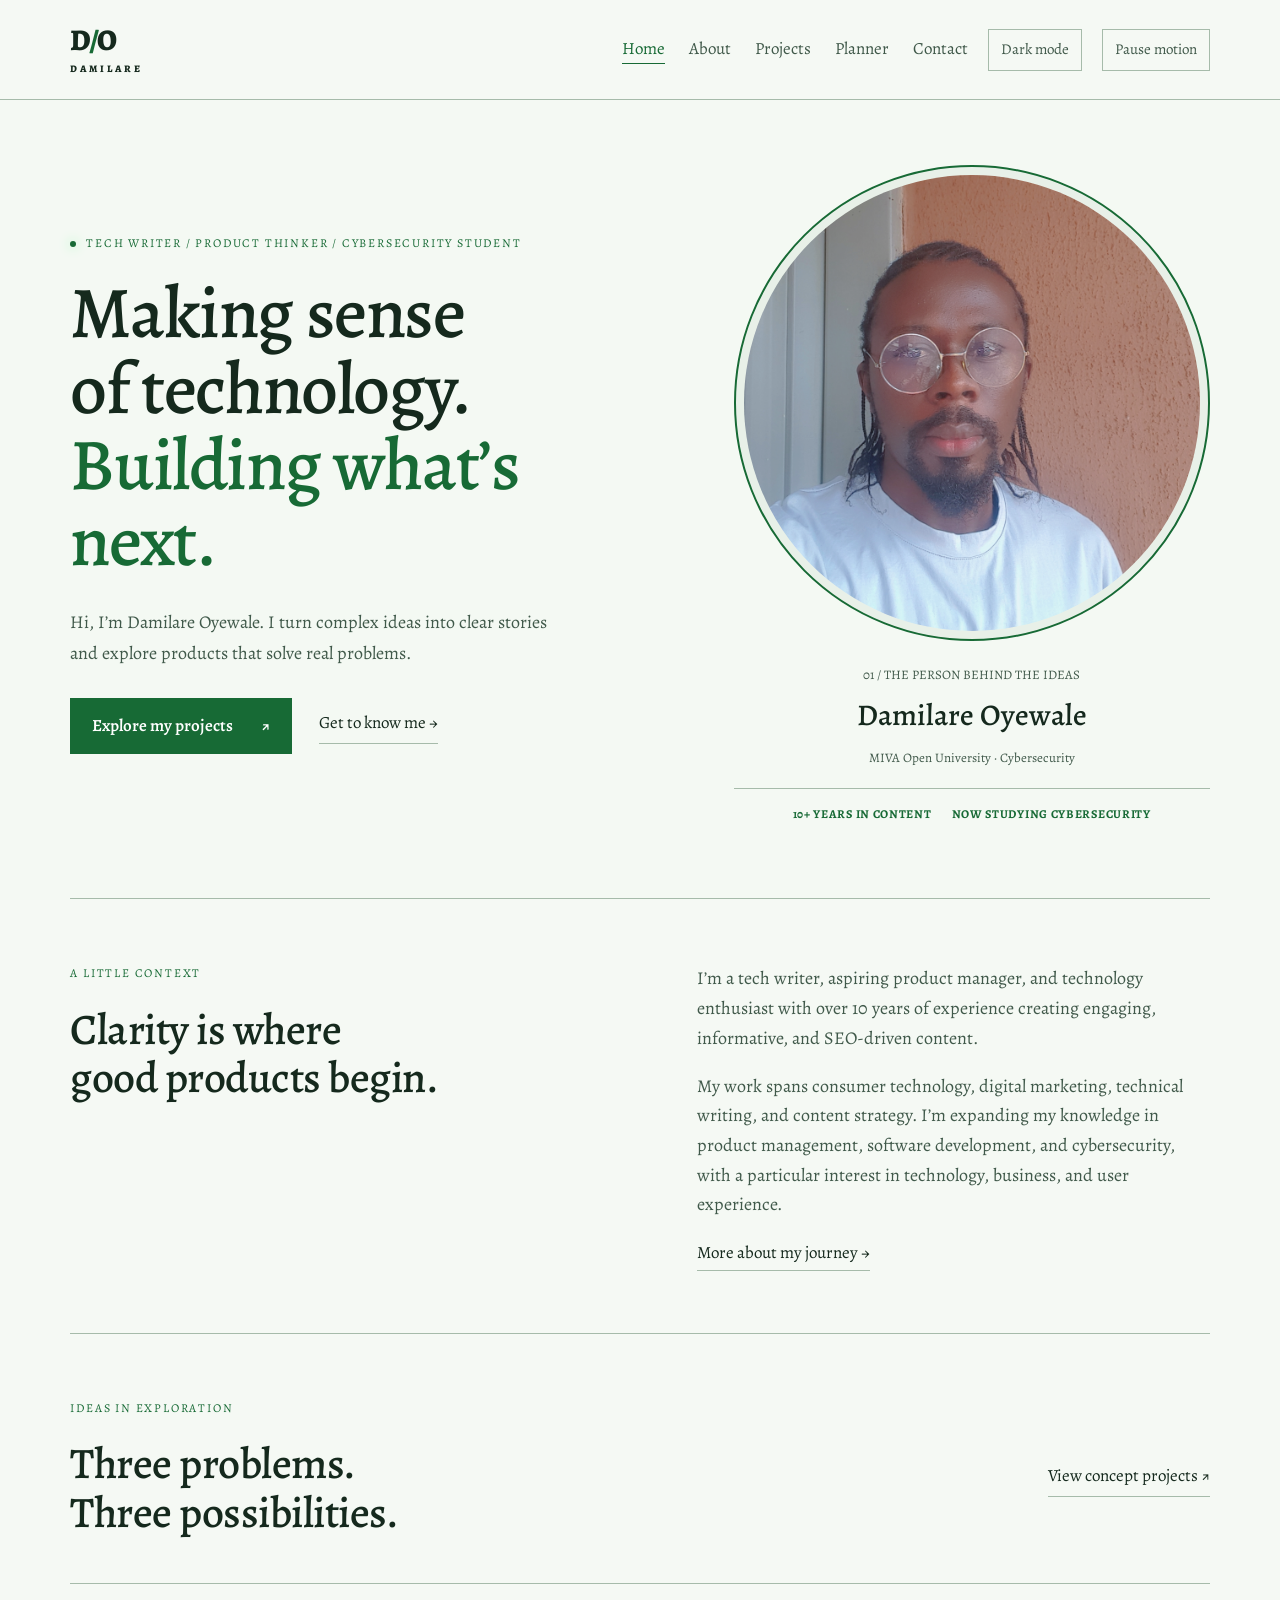
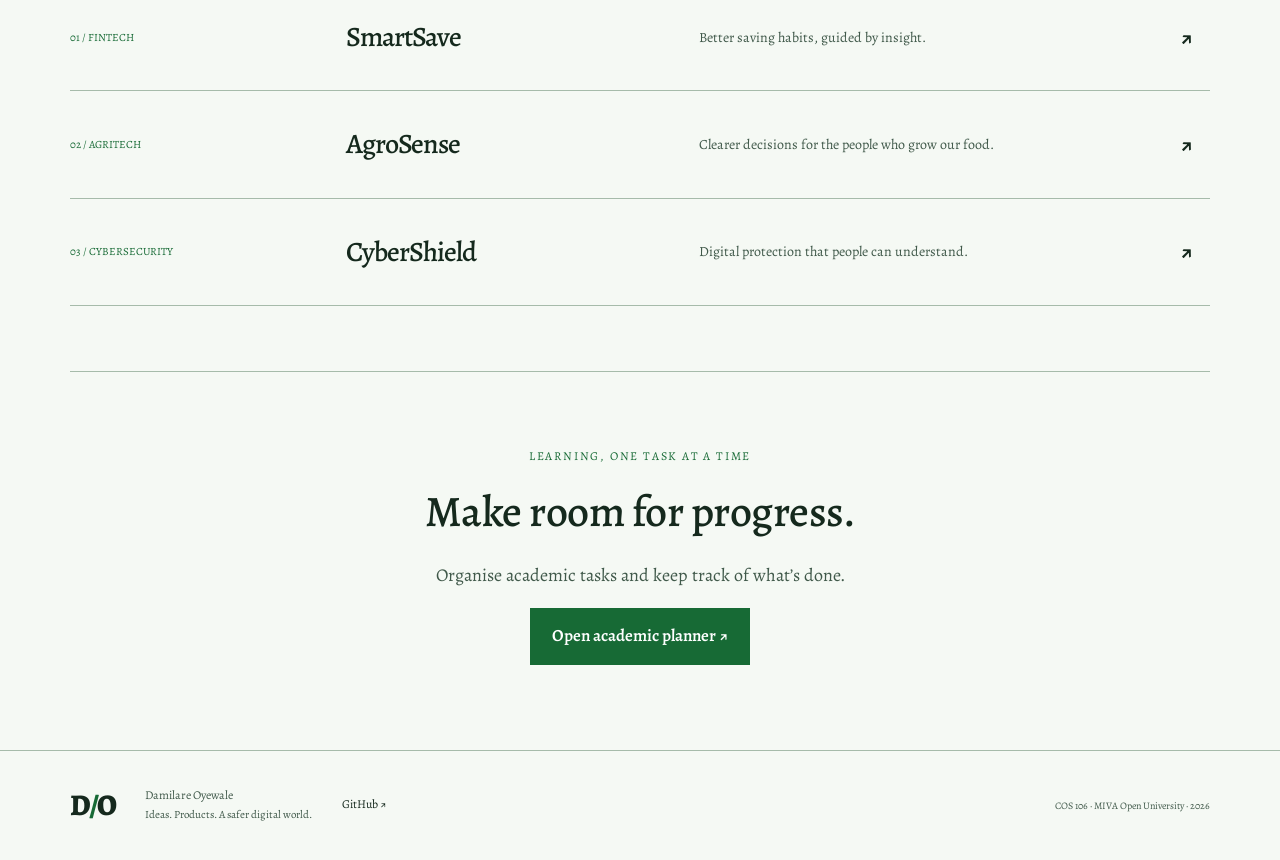
<file: index.html>
<!doctype html>
<html lang="en"><head><meta charset="utf-8"><meta name="viewport" content="width=device-width, initial-scale=1"><meta name="description" content="Damilare Oyewale: tech writer, aspiring product manager and Cybersecurity student at MIVA Open University."><title>Home | Damilare Oyewale</title><script src="assets/theme.js"></script><link rel="stylesheet" href="assets/style.css"><script src="assets/app.js" defer></script></head>
<body><a class="skip" href="#main">Skip to content</a><canvas id="matrix" aria-hidden="true"></canvas><div class="boot" aria-hidden="true"><span>DO / SYSTEM ONLINE<span class="cursor">_</span></span></div>
<header class="site-header"><a class="brand" href="index.html" aria-label="Damilare Oyewale home">D<span class="accent">/</span>O<span class="brand-caption">DAMILARE</span></a><button class="menu-button" aria-expanded="false" aria-controls="navigation">Menu +</button><nav id="navigation" aria-label="Main navigation"><a href="index.html" aria-current=page>Home</a><a href="about.html" >About</a><a href="projects.html" >Projects</a><a href="planner.html" >Planner</a><a href="contact.html" >Contact</a></nav><button id="theme-toggle" class="motion" aria-label="Dark mode" aria-pressed="true">Light mode</button><button id="motion-toggle" class="motion" aria-pressed="false">Pause motion</button></header>
<main id="main"><section class="hero"><div class="hero-copy"><p class="eyebrow"><span class="status-dot"></span> TECH WRITER / PRODUCT THINKER / CYBERSECURITY STUDENT</p><h1>Making sense<br>of technology.<br><em>Building what’s<br>next.</em></h1><p class="intro">Hi, I’m Damilare Oyewale. I turn complex ideas into clear stories and explore products that solve real problems.</p><div class="actions"><a class="button" href="projects.html">Explore my projects <span>↗</span></a><a class="text-link" href="about.html">Get to know me →</a></div></div><figure class="portrait"><div class="portrait-image"><img src="assets/damilare.jpg" alt="Portrait of Damilare Oyewale wearing glasses" fetchpriority="high"></div><figcaption><span>01 / THE PERSON BEHIND THE IDEAS</span><strong>Damilare Oyewale</strong><span>MIVA Open University · Cybersecurity</span><div class="hero-foot"><span>10+ YEARS IN CONTENT</span><span>NOW STUDYING CYBERSECURITY</span></div></figcaption></figure></section>
<section class="section split"><div><p class="eyebrow">A LITTLE CONTEXT</p><h2>Clarity is where<br>good products begin.</h2></div><div><p>I’m a tech writer, aspiring product manager, and technology enthusiast with over 10 years of experience creating engaging, informative, and SEO-driven content.</p><p>My work spans consumer technology, digital marketing, technical writing, and content strategy. I’m expanding my knowledge in product management, software development, and cybersecurity, with a particular interest in technology, business, and user experience.</p><a class="text-link" href="about.html">More about my journey →</a></div></section>
<section class="section"><div class="section-heading"><div><p class="eyebrow">IDEAS IN EXPLORATION</p><h2>Three problems.<br>Three possibilities.</h2></div><a class="text-link" href="projects.html">View concept projects ↗</a></div><div class="project-index"><a href="projects.html#smartsave"><span>01 / FINTECH</span><h3>SmartSave</h3><p>Better saving habits, guided by insight.</p><b>↗</b></a><a href="projects.html#agrosense"><span>02 / AGRITECH</span><h3>AgroSense</h3><p>Clearer decisions for the people who grow our food.</p><b>↗</b></a><a href="projects.html#cybershield"><span>03 / CYBERSECURITY</span><h3>CyberShield</h3><p>Digital protection that people can understand.</p><b>↗</b></a></div></section>
<section class="section callout"><p class="eyebrow">LEARNING, ONE TASK AT A TIME</p><h2>Make room for progress.</h2><p>Organise academic tasks and keep track of what’s done.</p><a class="button" href="planner.html">Open academic planner ↗</a></section></main><footer><a class="brand" href="index.html">D<span class="accent">/</span>O</a><p>Damilare Oyewale<br><span>Ideas. Products. A safer digital world.</span></p><a href="https://github.com/damioye8">GitHub ↗</a><span class="footer-note">COS 106 · MIVA Open University · 2026</span></footer></body></html>
</file>
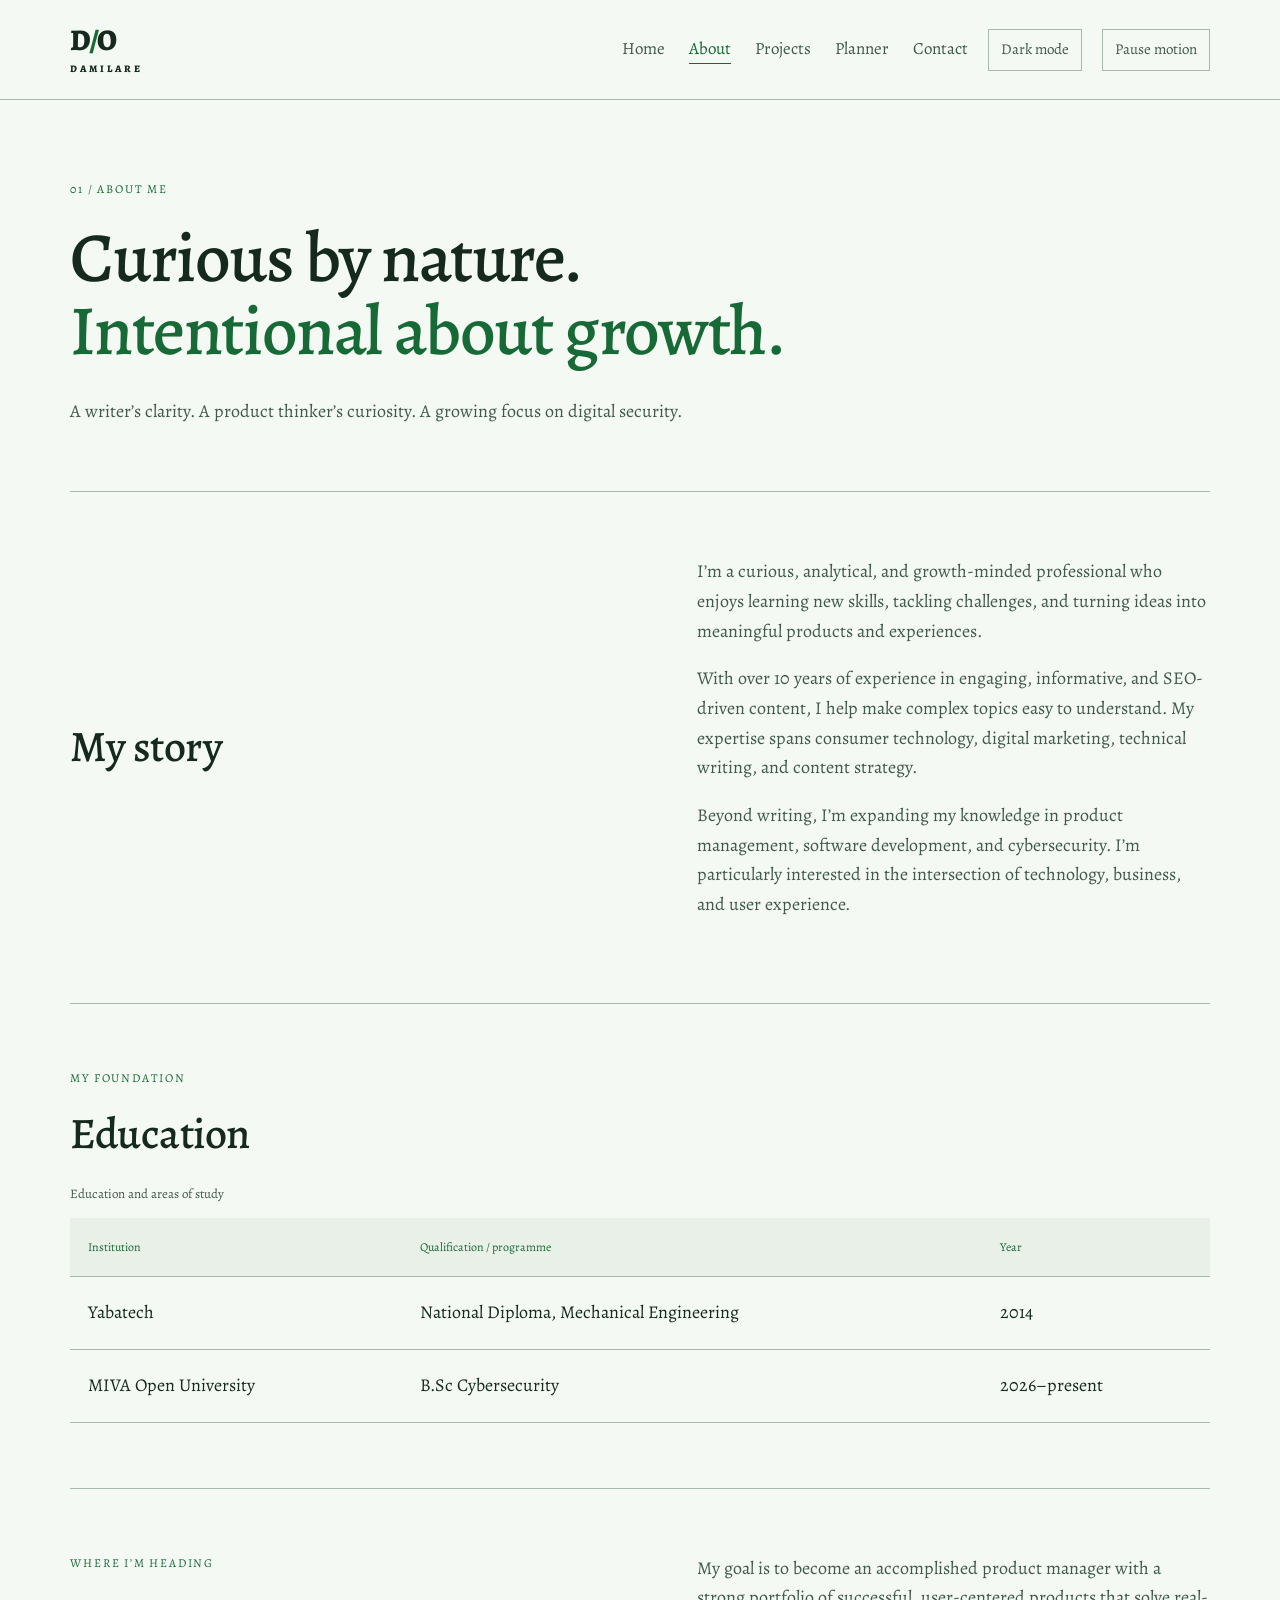
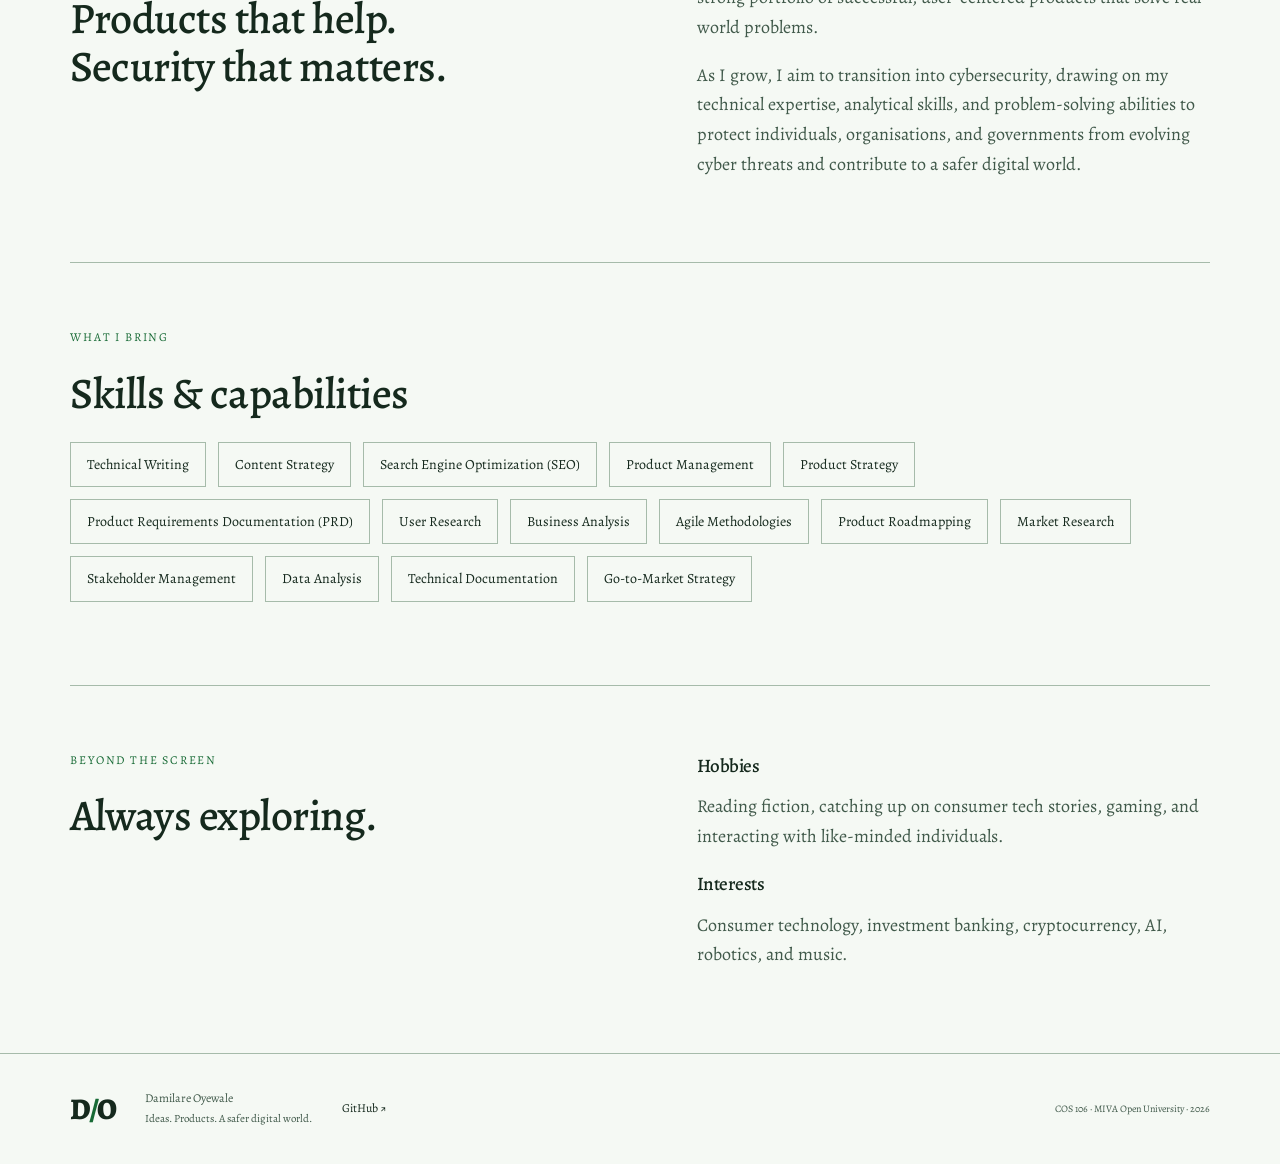
<file: about.html>
<!doctype html>
<html lang="en"><head><meta charset="utf-8"><meta name="viewport" content="width=device-width, initial-scale=1"><meta name="description" content="Damilare Oyewale: tech writer, aspiring product manager and Cybersecurity student at MIVA Open University."><title>About me | Damilare Oyewale</title><script src="assets/theme.js"></script><link rel="stylesheet" href="assets/style.css"><script src="assets/app.js" defer></script></head>
<body><a class="skip" href="#main">Skip to content</a><canvas id="matrix" aria-hidden="true"></canvas><div class="boot" aria-hidden="true"><span>DO / SYSTEM ONLINE<span class="cursor">_</span></span></div>
<header class="site-header"><a class="brand" href="index.html" aria-label="Damilare Oyewale home">D<span class="accent">/</span>O<span class="brand-caption">DAMILARE</span></a><button class="menu-button" aria-expanded="false" aria-controls="navigation">Menu +</button><nav id="navigation" aria-label="Main navigation"><a href="index.html" >Home</a><a href="about.html" aria-current=page>About</a><a href="projects.html" >Projects</a><a href="planner.html" >Planner</a><a href="contact.html" >Contact</a></nav><button id="theme-toggle" class="motion" aria-label="Dark mode" aria-pressed="true">Light mode</button><button id="motion-toggle" class="motion" aria-pressed="false">Pause motion</button></header>
<main id="main"><section class="page-heading"><p class="eyebrow">01 / ABOUT ME</p><h1>Curious by nature.<br><em>Intentional about growth.</em></h1><p class="intro">A writer’s clarity. A product thinker’s curiosity. A growing focus on digital security.</p></section><section class="section split story-section"><h2>My story</h2><div><p>I’m a curious, analytical, and growth-minded professional who enjoys learning new skills, tackling challenges, and turning ideas into meaningful products and experiences.</p><p>With over 10 years of experience in engaging, informative, and SEO-driven content, I help make complex topics easy to understand. My expertise spans consumer technology, digital marketing, technical writing, and content strategy.</p><p>Beyond writing, I’m expanding my knowledge in product management, software development, and cybersecurity. I’m particularly interested in the intersection of technology, business, and user experience.</p></div></section><section class="section"><p class="eyebrow">MY FOUNDATION</p><h2>Education</h2><div class="table-wrap"><table><caption>Education and areas of study</caption><thead><tr><th scope="col">Institution</th><th scope="col">Qualification / programme</th><th scope="col">Year</th></tr></thead><tbody><tr><td>Yabatech</td><td>National Diploma, Mechanical Engineering</td><td>2014</td></tr><tr><td>MIVA Open University</td><td>B.Sc Cybersecurity</td><td>2026–present</td></tr></tbody></table></div></section><section class="section split"><div><p class="eyebrow">WHERE I’M HEADING</p><h2>Products that help.<br>Security that matters.</h2></div><div><p>My goal is to become an accomplished product manager with a strong portfolio of successful, user-centered products that solve real-world problems.</p><p>As I grow, I aim to transition into cybersecurity, drawing on my technical expertise, analytical skills, and problem-solving abilities to protect individuals, organisations, and governments from evolving cyber threats and contribute to a safer digital world.</p></div></section><section class="section"><p class="eyebrow">WHAT I BRING</p><h2>Skills & capabilities</h2><ul class="skills"><li>Technical Writing</li><li>Content Strategy</li><li>Search Engine Optimization (SEO)</li><li>Product Management</li><li>Product Strategy</li><li>Product Requirements Documentation (PRD)</li><li>User Research</li><li>Business Analysis</li><li>Agile Methodologies</li><li>Product Roadmapping</li><li>Market Research</li><li>Stakeholder Management</li><li>Data Analysis</li><li>Technical Documentation</li><li>Go-to-Market Strategy</li></ul></section><section class="section split"><div><p class="eyebrow">BEYOND THE SCREEN</p><h2>Always exploring.</h2></div><div><h3>Hobbies</h3><p>Reading fiction, catching up on consumer tech stories, gaming, and interacting with like-minded individuals.</p><h3>Interests</h3><p>Consumer technology, investment banking, cryptocurrency, AI, robotics, and music.</p></div></section></main><footer><a class="brand" href="index.html">D<span class="accent">/</span>O</a><p>Damilare Oyewale<br><span>Ideas. Products. A safer digital world.</span></p><a href="https://github.com/damioye8">GitHub ↗</a><span class="footer-note">COS 106 · MIVA Open University · 2026</span></footer></body></html>
</file>
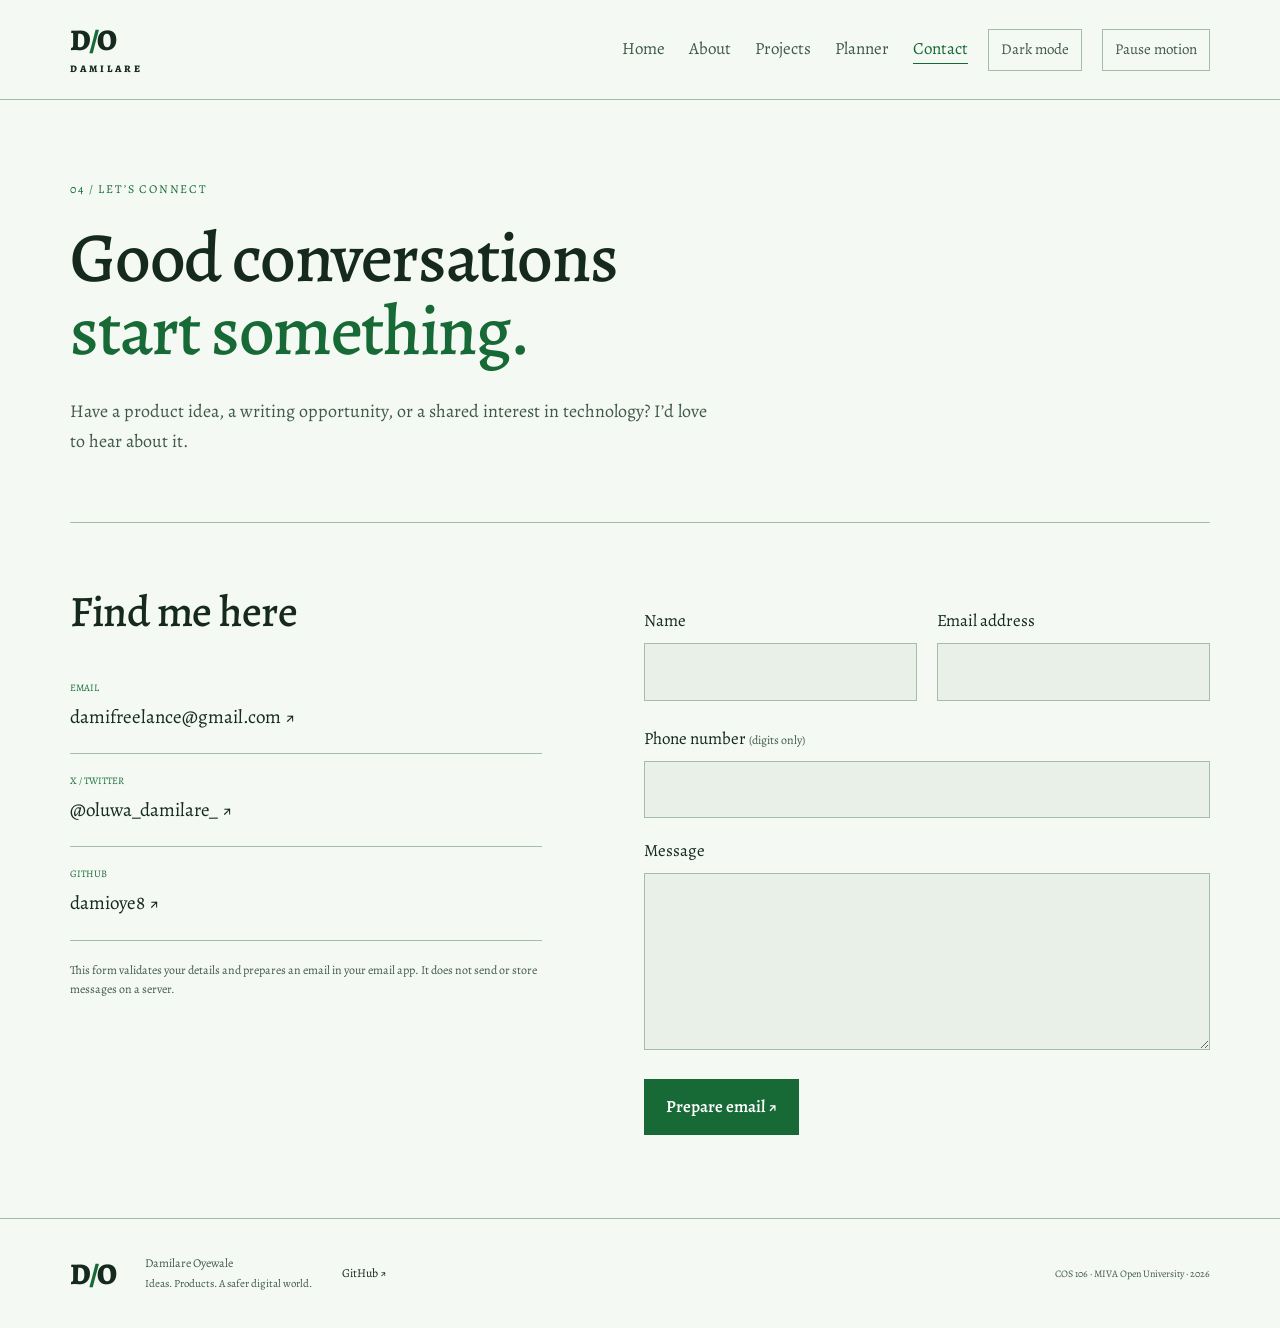
<file: contact.html>
<!doctype html>
<html lang="en"><head><meta charset="utf-8"><meta name="viewport" content="width=device-width, initial-scale=1"><meta name="description" content="Damilare Oyewale: tech writer, aspiring product manager and Cybersecurity student at MIVA Open University."><title>Contact | Damilare Oyewale</title><script src="assets/theme.js"></script><link rel="stylesheet" href="assets/style.css"><script src="assets/app.js" defer></script></head>
<body><a class="skip" href="#main">Skip to content</a><canvas id="matrix" aria-hidden="true"></canvas><div class="boot" aria-hidden="true"><span>DO / SYSTEM ONLINE<span class="cursor">_</span></span></div>
<header class="site-header"><a class="brand" href="index.html" aria-label="Damilare Oyewale home">D<span class="accent">/</span>O<span class="brand-caption">DAMILARE</span></a><button class="menu-button" aria-expanded="false" aria-controls="navigation">Menu +</button><nav id="navigation" aria-label="Main navigation"><a href="index.html" >Home</a><a href="about.html" >About</a><a href="projects.html" >Projects</a><a href="planner.html" >Planner</a><a href="contact.html" aria-current=page>Contact</a></nav><button id="theme-toggle" class="motion" aria-label="Dark mode" aria-pressed="true">Light mode</button><button id="motion-toggle" class="motion" aria-pressed="false">Pause motion</button></header>
<main id="main"><section class="page-heading"><p class="eyebrow">04 / LET’S CONNECT</p><h1>Good conversations<br><em>start something.</em></h1><p class="intro">Have a product idea, a writing opportunity, or a shared interest in technology? I’d love to hear about it.</p></section><section class="section contact-layout"><div><h2>Find me here</h2><div class="contact-link"><span>EMAIL</span><a href="mailto:damifreelance@gmail.com">damifreelance@gmail.com ↗</a></div><div class="contact-link"><span>X / TWITTER</span><a href="https://x.com/oluwa_damilare_">@oluwa_damilare_ ↗</a></div><div class="contact-link"><span>GITHUB</span><a href="https://github.com/damioye8">damioye8 ↗</a></div><p class="small">This form validates your details and prepares an email in your email app. It does not send or store messages on a server.</p></div><form id="contact-form" novalidate><div class="form-grid"><div><label for="name">Name</label><input id="name" name="name" autocomplete="name" required maxlength="100" aria-describedby="name-error"><span class="error" id="name-error" aria-live="polite"></span></div><div><label for="email">Email address</label><input id="email" name="email" type="email" autocomplete="email" required maxlength="254" aria-describedby="email-error"><span class="error" id="email-error" aria-live="polite"></span></div></div><label for="phone">Phone number <span>(digits only)</span></label><input id="phone" name="phone" type="tel" inputmode="numeric" pattern="[0-9]+" autocomplete="tel" required maxlength="20" aria-describedby="phone-error"><span class="error" id="phone-error" aria-live="polite"></span><label for="message">Message</label><textarea id="message" name="message" rows="5" required maxlength="1500" aria-describedby="message-error"></textarea><span class="error" id="message-error" aria-live="polite"></span><button class="button" type="submit">Prepare email ↗</button><p id="contact-status" role="status" aria-live="polite"></p><a id="email-draft" class="text-link" hidden>Open email app →</a></form></section><noscript><p>Enable JavaScript for form validation, or use the email link above.</p></noscript></main><footer><a class="brand" href="index.html">D<span class="accent">/</span>O</a><p>Damilare Oyewale<br><span>Ideas. Products. A safer digital world.</span></p><a href="https://github.com/damioye8">GitHub ↗</a><span class="footer-note">COS 106 · MIVA Open University · 2026</span></footer></body></html>
</file>
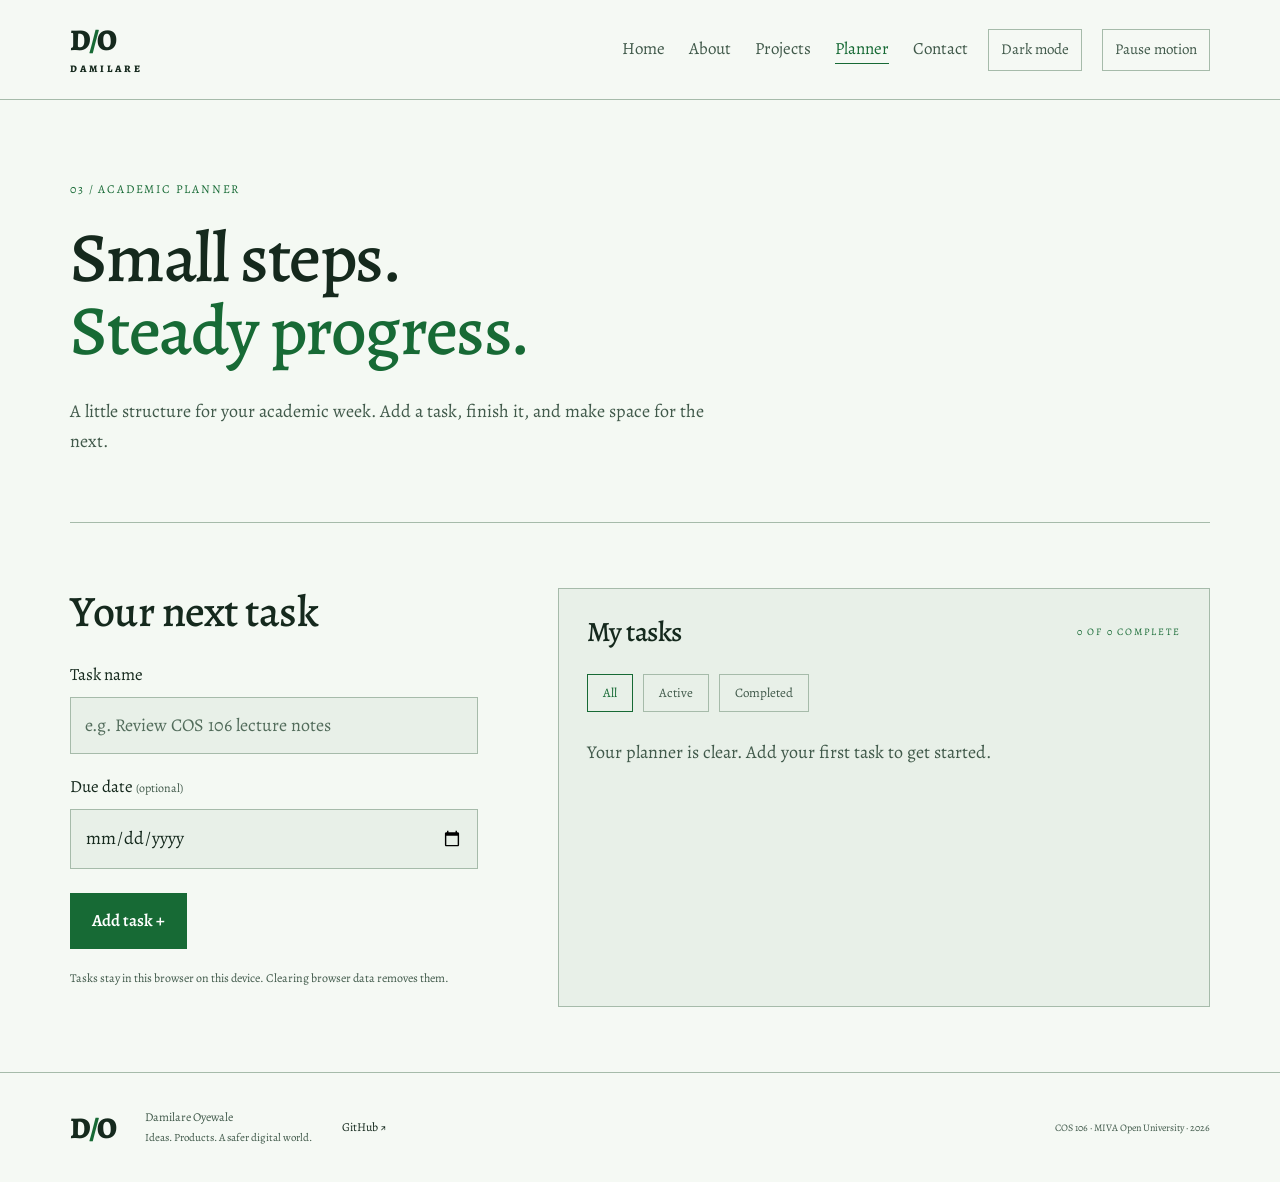
<file: planner.html>
<!doctype html>
<html lang="en"><head><meta charset="utf-8"><meta name="viewport" content="width=device-width, initial-scale=1"><meta name="description" content="Damilare Oyewale: tech writer, aspiring product manager and Cybersecurity student at MIVA Open University."><title>Academic planner | Damilare Oyewale</title><script src="assets/theme.js"></script><link rel="stylesheet" href="assets/style.css"><script src="assets/app.js" defer></script></head>
<body><a class="skip" href="#main">Skip to content</a><canvas id="matrix" aria-hidden="true"></canvas><div class="boot" aria-hidden="true"><span>DO / SYSTEM ONLINE<span class="cursor">_</span></span></div>
<header class="site-header"><a class="brand" href="index.html" aria-label="Damilare Oyewale home">D<span class="accent">/</span>O<span class="brand-caption">DAMILARE</span></a><button class="menu-button" aria-expanded="false" aria-controls="navigation">Menu +</button><nav id="navigation" aria-label="Main navigation"><a href="index.html" >Home</a><a href="about.html" >About</a><a href="projects.html" >Projects</a><a href="planner.html" aria-current=page>Planner</a><a href="contact.html" >Contact</a></nav><button id="theme-toggle" class="motion" aria-label="Dark mode" aria-pressed="true">Light mode</button><button id="motion-toggle" class="motion" aria-pressed="false">Pause motion</button></header>
<main id="main"><section class="page-heading"><p class="eyebrow">03 / ACADEMIC PLANNER</p><h1>Small steps.<br><em>Steady progress.</em></h1><p class="intro">A little structure for your academic week. Add a task, finish it, and make space for the next.</p></section><section class="section planner-layout"><div><h2>Your next task</h2><form id="task-form"><label for="task-title">Task name</label><input id="task-title" name="title" maxlength="160" required placeholder="e.g. Review COS 106 lecture notes"><label for="task-date">Due date <span>(optional)</span></label><input id="task-date" name="date" type="date"><button class="button" type="submit">Add task +</button></form><p class="small">Tasks stay in this browser on this device. Clearing browser data removes them.</p><p id="storage-warning" role="status"></p></div><div class="task-panel"><div class="section-heading"><h2>My tasks</h2><span id="task-count" class="eyebrow">0 OF 0 COMPLETE</span></div><div class="filters" role="group" aria-label="Filter tasks"><button data-filter="all" aria-pressed="true">All</button><button data-filter="active" aria-pressed="false">Active</button><button data-filter="completed" aria-pressed="false">Completed</button></div><ul id="task-list" class="task-list"></ul><p id="task-empty">Your planner is clear. Add your first task to get started.</p><p id="task-status" class="small" role="status" aria-live="polite"></p></div></section><noscript><p>Enable JavaScript to use the academic planner.</p></noscript></main><footer><a class="brand" href="index.html">D<span class="accent">/</span>O</a><p>Damilare Oyewale<br><span>Ideas. Products. A safer digital world.</span></p><a href="https://github.com/damioye8">GitHub ↗</a><span class="footer-note">COS 106 · MIVA Open University · 2026</span></footer></body></html>
</file>
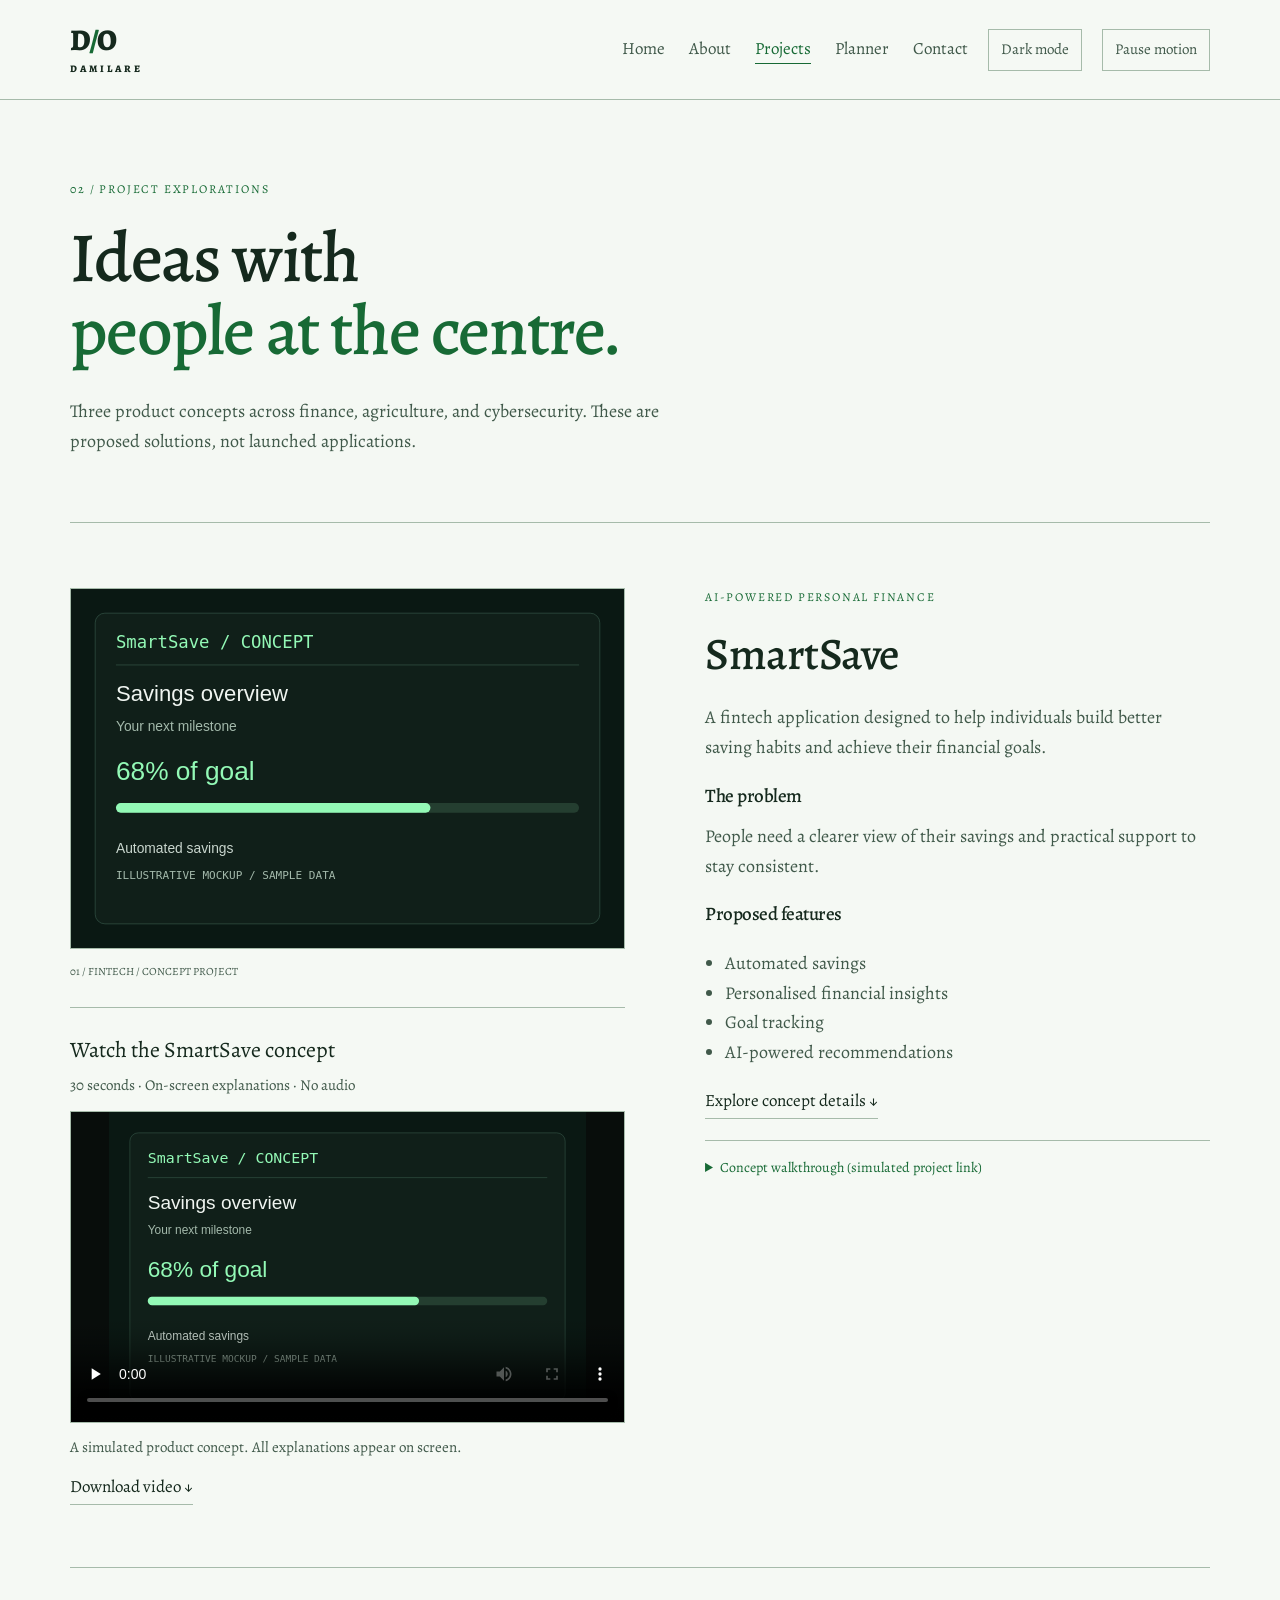
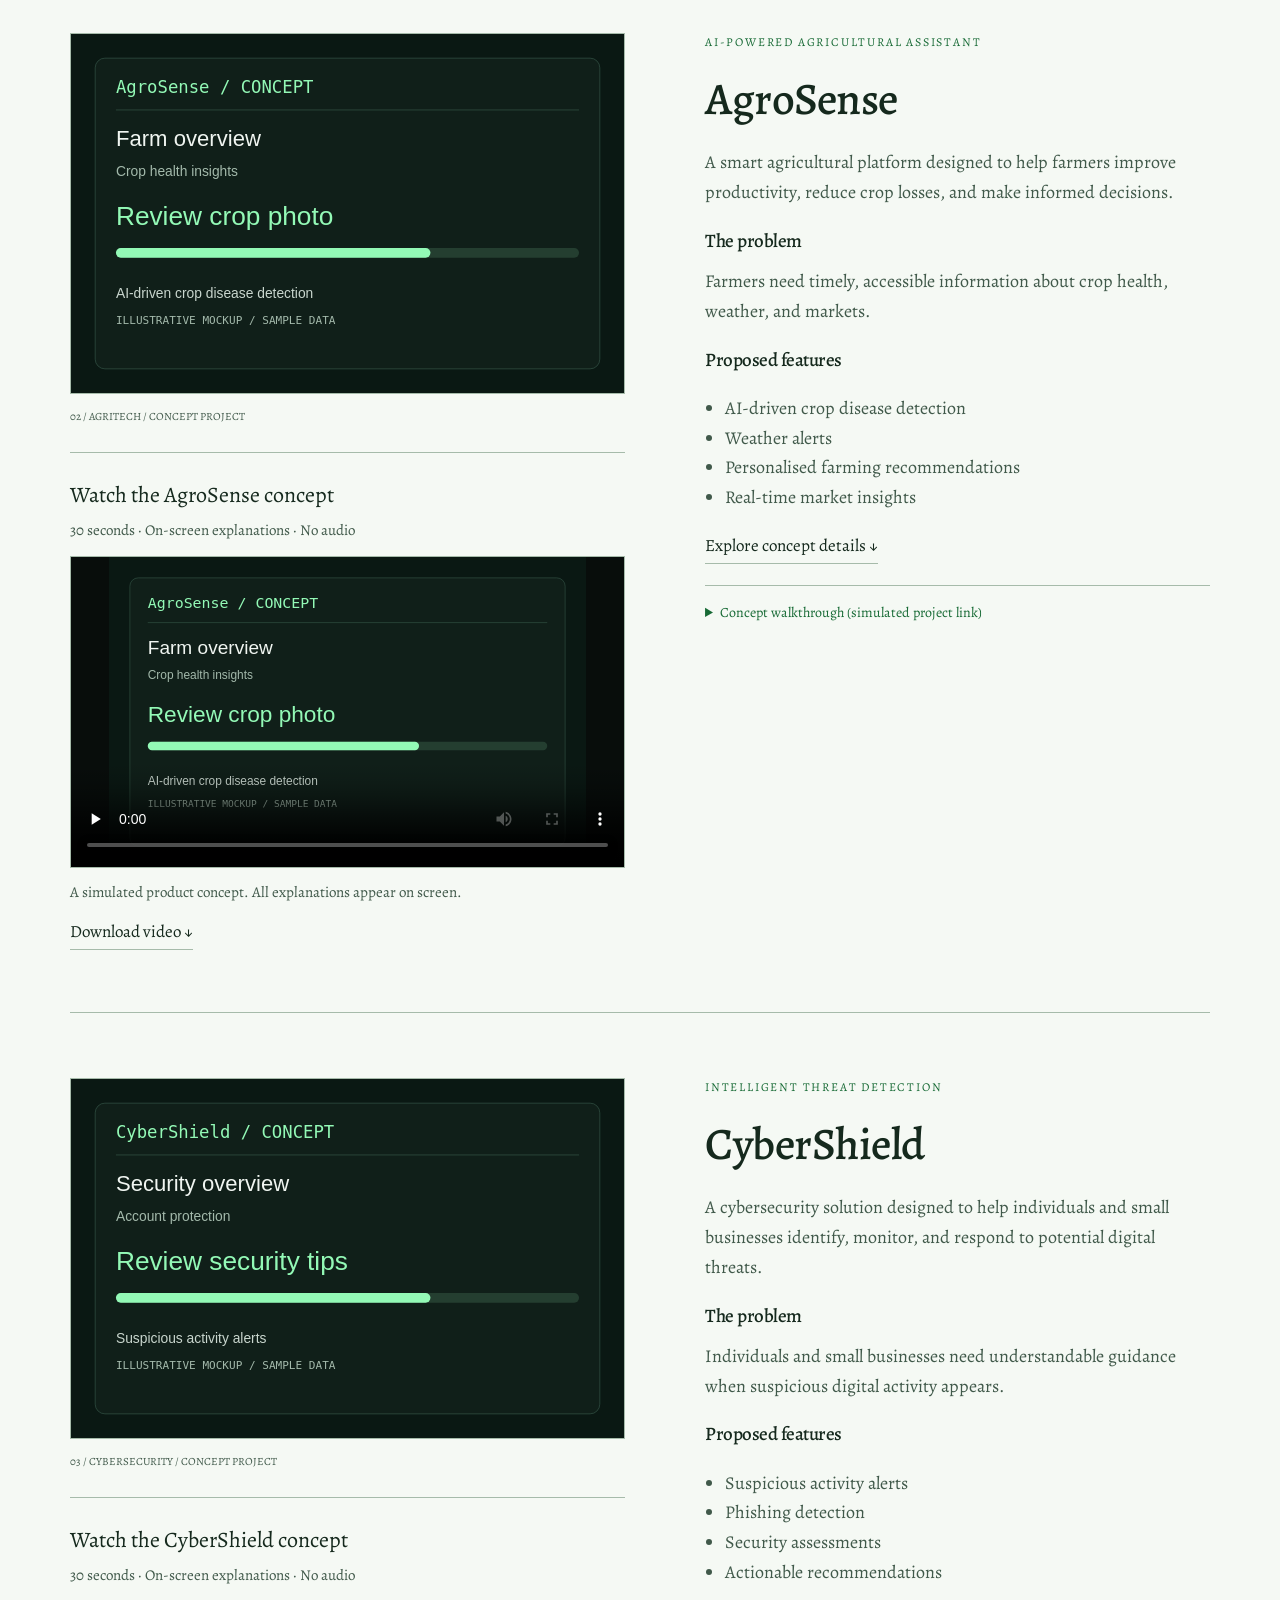
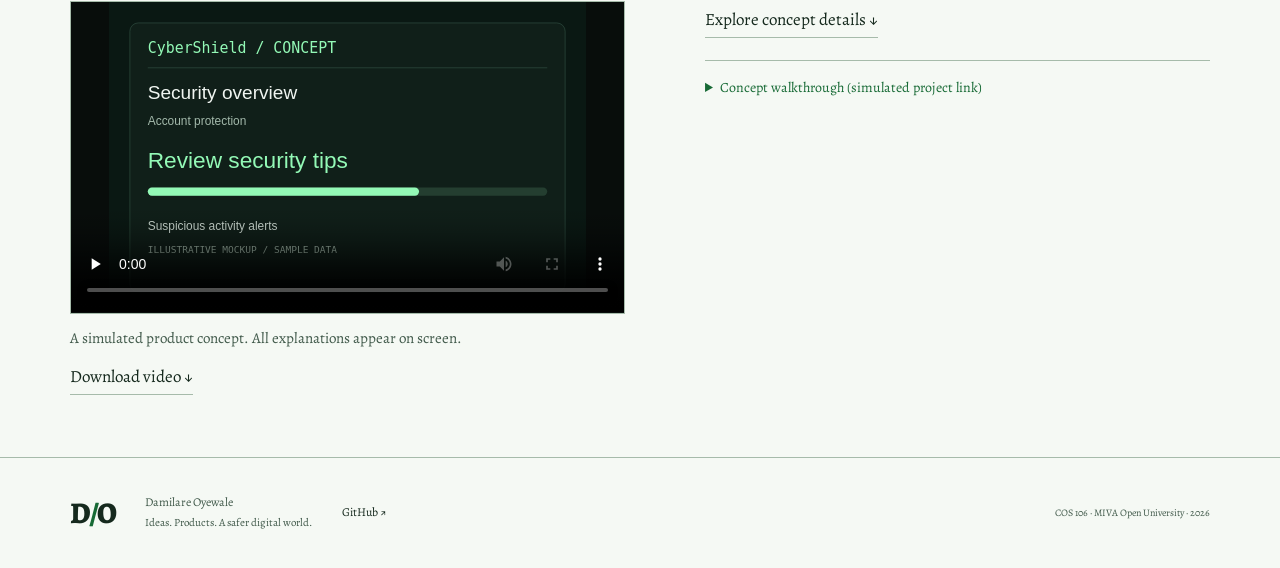
<file: projects.html>
<!doctype html>
<html lang="en"><head><meta charset="utf-8"><meta name="viewport" content="width=device-width, initial-scale=1"><meta name="description" content="Damilare Oyewale: tech writer, aspiring product manager and Cybersecurity student at MIVA Open University."><title>Projects | Damilare Oyewale</title><script src="assets/theme.js"></script><link rel="stylesheet" href="assets/style.css"><script src="assets/app.js" defer></script></head>
<body><a class="skip" href="#main">Skip to content</a><canvas id="matrix" aria-hidden="true"></canvas><div class="boot" aria-hidden="true"><span>DO / SYSTEM ONLINE<span class="cursor">_</span></span></div>
<header class="site-header"><a class="brand" href="index.html" aria-label="Damilare Oyewale home">D<span class="accent">/</span>O<span class="brand-caption">DAMILARE</span></a><button class="menu-button" aria-expanded="false" aria-controls="navigation">Menu +</button><nav id="navigation" aria-label="Main navigation"><a href="index.html" >Home</a><a href="about.html" >About</a><a href="projects.html" aria-current=page>Projects</a><a href="planner.html" >Planner</a><a href="contact.html" >Contact</a></nav><button id="theme-toggle" class="motion" aria-label="Dark mode" aria-pressed="true">Light mode</button><button id="motion-toggle" class="motion" aria-pressed="false">Pause motion</button></header>
<main id="main"><section class="page-heading"><p class="eyebrow">02 / PROJECT EXPLORATIONS</p><h1>Ideas with<br><em>people at the centre.</em></h1><p class="intro">Three product concepts across finance, agriculture, and cybersecurity. These are proposed solutions, not launched applications.</p></section><article class="project-detail section" id="smartsave"><div class="project-visual"><img src="assets/smartsave.svg" alt="Illustrative SmartSave interface mockup with sample content" loading="lazy"><span>01 / FINTECH / CONCEPT PROJECT</span><figure class="concept-video"><figcaption id="smartsave-video-title">Watch the SmartSave concept <span>30 seconds · On-screen explanations · No audio</span></figcaption><video controls playsinline preload="none" poster="assets/smartsave.svg" aria-labelledby="smartsave-video-title" aria-describedby="smartsave-video-note"><source src="assets/smartsave.mp4" type="video/mp4">Your browser does not support embedded video. <a href="assets/smartsave.mp4">Download the SmartSave explainer</a>.</video><p id="smartsave-video-note">A simulated product concept. All explanations appear on screen.</p><a class="text-link" href="assets/smartsave.mp4" download>Download video ↓</a></figure></div><div><p class="eyebrow">AI-powered personal finance</p><h2>SmartSave</h2><p>A fintech application designed to help individuals build better saving habits and achieve their financial goals.</p><h3>The problem</h3><p>People need a clearer view of their savings and practical support to stay consistent.</p><h3>Proposed features</h3><ul><li>Automated savings</li><li>Personalised financial insights</li><li>Goal tracking</li><li>AI-powered recommendations</li></ul><a class="text-link" href="#smartsave-demo">Explore concept details ↓</a><details id="smartsave-demo"><summary>Concept walkthrough (simulated project link)</summary><p>A proposed user opens the savings overview, reviews the information, and chooses a relevant action. This portfolio demonstrates the concept through an illustrative mockup and a short concept video. It does not connect to AI, financial accounts, farm data, or security scanners.</p></details></div></article><article class="project-detail section" id="agrosense"><div class="project-visual"><img src="assets/agrosense.svg" alt="Illustrative AgroSense interface mockup with sample content" loading="lazy"><span>02 / AGRITECH / CONCEPT PROJECT</span><figure class="concept-video"><figcaption id="agrosense-video-title">Watch the AgroSense concept <span>30 seconds · On-screen explanations · No audio</span></figcaption><video controls playsinline preload="none" poster="assets/agrosense.svg" aria-labelledby="agrosense-video-title" aria-describedby="agrosense-video-note"><source src="assets/agrosense.mp4" type="video/mp4">Your browser does not support embedded video. <a href="assets/agrosense.mp4">Download the AgroSense explainer</a>.</video><p id="agrosense-video-note">A simulated product concept. All explanations appear on screen.</p><a class="text-link" href="assets/agrosense.mp4" download>Download video ↓</a></figure></div><div><p class="eyebrow">AI-powered agricultural assistant</p><h2>AgroSense</h2><p>A smart agricultural platform designed to help farmers improve productivity, reduce crop losses, and make informed decisions.</p><h3>The problem</h3><p>Farmers need timely, accessible information about crop health, weather, and markets.</p><h3>Proposed features</h3><ul><li>AI-driven crop disease detection</li><li>Weather alerts</li><li>Personalised farming recommendations</li><li>Real-time market insights</li></ul><a class="text-link" href="#agrosense-demo">Explore concept details ↓</a><details id="agrosense-demo"><summary>Concept walkthrough (simulated project link)</summary><p>A proposed user opens the farm overview, reviews the information, and chooses a relevant action. This portfolio demonstrates the concept through an illustrative mockup and a short concept video. It does not connect to AI, financial accounts, farm data, or security scanners.</p></details></div></article><article class="project-detail section" id="cybershield"><div class="project-visual"><img src="assets/cybershield.svg" alt="Illustrative CyberShield interface mockup with sample content" loading="lazy"><span>03 / CYBERSECURITY / CONCEPT PROJECT</span><figure class="concept-video"><figcaption id="cybershield-video-title">Watch the CyberShield concept <span>30 seconds · On-screen explanations · No audio</span></figcaption><video controls playsinline preload="none" poster="assets/cybershield.svg" aria-labelledby="cybershield-video-title" aria-describedby="cybershield-video-note"><source src="assets/cybershield.mp4" type="video/mp4">Your browser does not support embedded video. <a href="assets/cybershield.mp4">Download the CyberShield explainer</a>.</video><p id="cybershield-video-note">A simulated product concept. All explanations appear on screen.</p><a class="text-link" href="assets/cybershield.mp4" download>Download video ↓</a></figure></div><div><p class="eyebrow">Intelligent threat detection</p><h2>CyberShield</h2><p>A cybersecurity solution designed to help individuals and small businesses identify, monitor, and respond to potential digital threats.</p><h3>The problem</h3><p>Individuals and small businesses need understandable guidance when suspicious digital activity appears.</p><h3>Proposed features</h3><ul><li>Suspicious activity alerts</li><li>Phishing detection</li><li>Security assessments</li><li>Actionable recommendations</li></ul><a class="text-link" href="#cybershield-demo">Explore concept details ↓</a><details id="cybershield-demo"><summary>Concept walkthrough (simulated project link)</summary><p>A proposed user opens the security overview, reviews the information, and chooses a relevant action. This portfolio demonstrates the concept through an illustrative mockup and a short concept video. It does not connect to AI, financial accounts, farm data, or security scanners.</p></details></div></article></main><footer><a class="brand" href="index.html">D<span class="accent">/</span>O</a><p>Damilare Oyewale<br><span>Ideas. Products. A safer digital world.</span></p><a href="https://github.com/damioye8">GitHub ↗</a><span class="footer-note">COS 106 · MIVA Open University · 2026</span></footer></body></html>
</file>
<file: assets/style.css>
:root{color-scheme:dark;--bg:#080d0b;--panel:#101a15;--fg:#eff4ef;--muted:#a6b5ab;--green:#9cf9b4;--line:#2b3b31}*{box-sizing:border-box}html{scroll-behavior:smooth;scroll-padding-top:110px}body{margin:0;background:var(--bg);color:var(--fg);font-family:"Alegreya",Georgia,serif;line-height:1.65}a{color:inherit;text-decoration:none}button,input,textarea{font:inherit}button,a,input,textarea,summary{-webkit-tap-highlight-color:transparent}button{cursor:pointer}a:hover{color:var(--green)}:focus-visible{outline:2px solid var(--green);outline-offset:5px}#matrix{position:fixed;inset:0;width:100%;height:100%;z-index:-1;opacity:.15;pointer-events:none}.site-header{min-height:100px;display:flex;align-items:center;gap:32px;padding:20px 5.5%;border-bottom:1px solid var(--line);background:#080d0bf5}.brand{font-weight:800;font-size:30px;line-height:1;letter-spacing:-3px}.accent{color:var(--green)}.brand-caption{display:block;letter-spacing:3px;font-size:8px;margin-top:9px}nav{display:flex;gap:32px;margin-left:auto}nav a{font-size:14px;color:var(--muted)}nav a[aria-current]{color:var(--green);border-bottom:1px solid var(--green)}.motion,.menu-button{background:none;border:1px solid var(--line);color:var(--muted);padding:7px 12px;font-size:12px}.menu-button{display:none}main{max-width:1440px;padding:0 5.5%;margin:auto}.hero{display:grid;grid-template-columns:1.25fr 1fr;gap:6%;align-items:center;padding:65px 0 75px;min-height:740px}.eyebrow{font:11px/1.6 "Alegreya",Georgia,serif;letter-spacing:1.8px;color:var(--green);text-transform:uppercase;margin:0 0 22px}.status-dot{display:inline-block;width:6px;height:6px;background:var(--green);border-radius:50%;margin-right:6px;box-shadow:0 0 12px #9cf9b4}h1,h2,h3,p{margin-top:0}h1{font-size:clamp(46px,5.7vw,82px);line-height:1.04;letter-spacing:-4px;font-weight:500;margin-bottom:28px}h1 em,h2 em{color:var(--green);font-style:normal}h2{font-size:clamp(30px,3.4vw,46px);font-weight:500;line-height:1.12;letter-spacing:-1.5px;margin-bottom:24px}h3{font-size:19px;font-weight:500;margin-bottom:10px}p{color:var(--muted)}.intro{font-size:18px;line-height:1.7;max-width:650px}.hero .intro{max-width:480px}.actions{display:flex;align-items:center;gap:27px;flex-wrap:wrap;margin-top:30px}.button{background:var(--green);color:#092212;border:0;padding:14px 22px;display:inline-flex;gap:28px;align-items:center;justify-content:center;font-size:14px;font-weight:600;transition:background .2s,transform .2s}.button:hover{background:#c0ffcf;color:#092212;transform:translateY(-2px)}.text-link{font-size:14px;border-bottom:1px solid var(--line);padding-bottom:6px}.hero-foot{display:flex;gap:25px;border-top:1px solid var(--line);margin-top:44px;padding-top:19px;font:10px/1.6 "Alegreya",Georgia,serif;letter-spacing:1px;color:var(--muted)}.portrait{margin:0;position:relative;height:570px;border:1px solid #3b5945;padding:10px;background:#122218}.portrait img{width:100%;height:100%;object-fit:cover;object-position:50% 64%;filter:saturate(.55) contrast(1.04)}.portrait:after{content:'';position:absolute;inset:10px;background:linear-gradient(transparent 55%,#031009f5);pointer-events:none}.portrait figcaption{position:absolute;z-index:1;bottom:32px;left:32px;right:20px;display:grid;gap:5px}.portrait figcaption span{font:10px/1.5 "Alegreya",Georgia,serif;color:#c2d1c7}.portrait figcaption strong{font-size:26px;font-weight:500}.portrait-corner{position:absolute;top:-24px;right:-8px;color:var(--green);font-size:36px}.section{border-top:1px solid var(--line);padding:65px 0}.split{display:grid;grid-template-columns:1fr 1fr;gap:10%}.split p{max-width:620px}.section-heading{display:flex;align-items:center;justify-content:space-between;gap:24px}.project-index{border-top:1px solid var(--line);margin-top:22px}.project-index>a{display:grid;grid-template-columns:1fr 1.3fr 1.8fr 30px;gap:20px;align-items:center;border-bottom:1px solid var(--line);padding:30px 0;transition:padding .2s}.project-index>a:hover{padding-left:10px}.project-index span{font:11px "Alegreya",Georgia,serif;color:var(--green)}.project-index h3{font-size:28px;letter-spacing:-1px;margin:0}.project-index p{font-size:14px;margin:0}.project-index b{font-size:24px}.callout{text-align:center;padding:75px 0 85px}.page-heading{padding:80px 0 65px}.page-heading h1{font-size:clamp(46px,5.5vw,76px)}.page-heading .intro{margin-bottom:0}.table-wrap{overflow-x:auto}table{width:100%;border-collapse:collapse;text-align:left}caption{text-align:left;color:var(--muted);font-size:13px;padding-bottom:14px}th,td{padding:21px 18px;border-bottom:1px solid var(--line)}th{font:12px "Alegreya",Georgia,serif;color:var(--green);background:#112219}td{color:#c7d2cb}.skills{display:flex;flex-wrap:wrap;gap:12px;padding:0;list-style:none}.skills li{padding:10px 16px;border:1px solid var(--line);font-size:14px;color:#c4d0c8}.project-detail{display:grid;grid-template-columns:1.1fr 1fr;gap:7%;align-items:start}.project-detail h2{font-size:45px}.project-visual img{width:100%;display:block;border:1px solid var(--line)}.project-visual>span{display:block;margin-top:15px;font:11px "Alegreya",Georgia,serif;color:var(--muted)}.project-detail ul{padding-left:20px;color:var(--muted)}details{border-top:1px solid var(--line);margin-top:25px;padding-top:15px}summary{cursor:pointer;font-size:14px;color:var(--green)}details p{margin-top:15px;font-size:14px}.planner-layout{display:grid;grid-template-columns:1fr 1.6fr;gap:7%}label{display:block;font-size:14px;margin:19px 0 8px}label span{color:var(--muted);font-size:12px}input,textarea{display:block;width:100%;padding:13px 14px;background:#101a15;border:1px solid #3c5043;color:var(--fg);border-radius:0}textarea{resize:vertical}input::placeholder{color:#82958a}form .button{margin-top:24px}.small{font-size:12px;margin-top:20px}.task-panel{background:#0e1712;padding:28px;border:1px solid var(--line)}.task-panel h2{font-size:28px;margin:0}.task-panel .eyebrow{margin:0;font-size:10px}.filters{display:flex;gap:10px;margin:26px 0}.filters button{background:none;border:1px solid var(--line);color:var(--muted);padding:7px 15px;font-size:13px}.filters button[aria-pressed=true]{color:var(--green);border-color:var(--green)}.task-list{list-style:none;padding:0;margin:0}.task-list li{display:flex;align-items:center;gap:14px;padding:18px 0;border-bottom:1px solid var(--line)}.task-list input{width:20px;height:20px;accent-color:var(--green);flex-shrink:0}.task-list label{margin:0;flex:1;overflow-wrap:anywhere}.task-list small{display:block;color:var(--muted)}.task-list li.done label>span{text-decoration:line-through;color:var(--muted)}.task-list button{color:#ffbab2;background:none;border:1px solid #5b3934;font-size:12px;padding:5px 9px}.contact-layout{display:grid;grid-template-columns:1fr 1.2fr;gap:9%}.contact-link{padding:20px 0;border-bottom:1px solid var(--line)}.contact-link span{display:block;font:10px "Alegreya",Georgia,serif;color:var(--green);margin-bottom:8px}.contact-link a{font-size:19px;overflow-wrap:anywhere}.form-grid{display:grid;grid-template-columns:1fr 1fr;gap:20px}.error{display:block;font-size:12px;color:#ffbab2;margin-top:5px}input[aria-invalid=true],textarea[aria-invalid=true]{border-color:#ffbab2}footer{border-top:1px solid var(--line);padding:35px 5.5%;display:flex;gap:30px;align-items:center;font-size:12px;background:#080d0b}footer p{margin:0}footer p span{font-size:11px}.footer-note{margin-left:auto;color:var(--muted);font:10px "Alegreya",Georgia,serif}.skip{position:absolute;left:15px;top:-70px;padding:10px;background:var(--green);color:#000;z-index:9}.skip:focus{top:10px}.boot{display:none;position:fixed;inset:0;z-index:20;background:#080d0b;align-items:center;justify-content:center;color:var(--green);font:15px "Alegreya",Georgia,serif;letter-spacing:3px;pointer-events:none}.boot.running{display:flex;animation:boot-away .8s forwards}.cursor{animation:blink .3s steps(2) infinite}@keyframes boot-away{0%,45%{opacity:1}100%{opacity:0;visibility:hidden}}@keyframes blink{to{opacity:0}}[hidden]{display:none!important}body.no-motion *,body.no-motion *:before,body.no-motion *:after{animation:none!important;transition:none!important;scroll-behavior:auto!important}body.no-motion .boot{display:none}
@media(min-width:1600px){.site-header,footer{padding-left:calc((100vw - 1282px)/2);padding-right:calc((100vw - 1282px)/2)}}
@media(max-width:900px){.site-header{gap:18px}nav{gap:18px}.hero{gap:5%;min-height:0;padding-top:45px}.hero h1{font-size:57px}.portrait{height:530px}.hero-foot{flex-direction:column;gap:6px}.project-index>a{grid-template-columns:1fr 1.2fr 30px}.project-index p{grid-column:2;grid-row:2}.project-index b{grid-column:3;grid-row:1}.split{gap:5%}.planner-layout{grid-template-columns:1fr}.task-panel{margin-top:30px}.contact-layout{gap:5%}.form-grid{grid-template-columns:1fr;gap:0}.footer-note{max-width:160px}}
@media(max-width:650px){.site-header{min-height:85px;flex-wrap:wrap;padding:20px 6%}.menu-button{display:block;margin-left:auto}.motion{font-size:10px;padding:7px}nav{display:none;order:4;width:100%;flex-direction:column;gap:0}nav.open{display:flex}nav a{padding:12px 0}.hero{grid-template-columns:1fr;padding:40px 0 50px}.hero h1{font-size:53px;letter-spacing:-2.8px}.eyebrow{font-size:9px;letter-spacing:1px}.hero .eyebrow{max-width:300px}.hero-foot{flex-direction:row;gap:18px;margin-bottom:35px}.portrait{height:450px}.portrait img{object-position:50% 63%}.actions{gap:20px}.intro{font-size:16px}.split,.project-detail,.contact-layout{grid-template-columns:1fr;gap:24px}.section{padding:42px 0}.section-heading{align-items:flex-start;flex-direction:column;gap:5px}.project-index>a{grid-template-columns:1fr 25px;gap:8px}.project-index span{grid-column:1}.project-index h3{grid-column:1;font-size:26px}.project-index p{grid-column:1;grid-row:3}.project-index b{grid-column:2;grid-row:2}.page-heading{padding:55px 0 40px}.page-heading h1{letter-spacing:-2px;font-size:45px}th,td{padding:14px 12px;font-size:12px}.skills{gap:8px}.skills li{font-size:12px;padding:8px 12px}.task-panel{padding:20px}.task-panel .section-heading{gap:10px}.contact-layout form{margin-top:15px}footer{flex-wrap:wrap;gap:22px}.footer-note{max-width:none;margin-left:0;width:100%}.project-detail h2{font-size:36px}}
@media(prefers-reduced-motion:reduce){html{scroll-behavior:auto}*,*:before,*:after{animation:none!important;transition:none!important}.boot{display:none!important}}

/* Typography, portrait layout and accessible colour themes. */
@font-face{font-family:Alegreya;src:url('alegreya.ttf') format('truetype');font-style:normal;font-weight:400 900;font-display:swap}
:root{--error:#ffbab2;--button-text:#092212;--placeholder:#a6b5ab}
:root[data-theme=light]{color-scheme:light;--bg:#f5f9f4;--panel:#e8f0e8;--fg:#15291d;--muted:#40594a;--green:#176a35;--line:#a6bbaa;--error:#a12320;--button-text:#fff;--placeholder:#526c5b}
body{font-size:18px}h1,.page-heading h1,.hero h1{letter-spacing:-1.4px}h2,h3{letter-spacing:-.5px}nav a,.text-link,.button,label{font-size:17px}.eyebrow{font-size:12px}.brand-caption{font-size:10px}.motion,.menu-button{font-size:15px;min-height:42px}.site-header{gap:20px;flex-wrap:wrap;background:var(--bg)}nav{gap:24px}.brand{letter-spacing:-2px}
#matrix{opacity:.38}.site-header,footer,.boot{background:var(--bg)}input,textarea,th,.task-panel{background:var(--panel)}input,textarea{border-color:var(--line)}td,.skills li{color:var(--fg)}input::placeholder{color:var(--placeholder)}.error,.task-list button{color:var(--error)}.error{font-size:15px}input[aria-invalid=true],textarea[aria-invalid=true]{border-color:var(--error);box-shadow:0 0 0 1px var(--error)}.button,.skip{color:var(--button-text)}.button:hover{background:var(--green);color:var(--button-text);filter:brightness(1.1)}.task-list button{border-color:var(--error)}
.story-section>h2{align-self:center;justify-self:start;text-align:left;margin:0}
.portrait{height:auto;width:100%;max-width:480px;justify-self:center;padding:0;border:0;background:none}.portrait:after{display:none}.portrait-image{width:100%;aspect-ratio:1;border-radius:50%;overflow:hidden;border:2px solid var(--green);padding:8px;background:var(--panel)}.portrait .portrait-image img{display:block;width:100%;height:100%;border-radius:50%;object-fit:cover;object-position:50% 66%;filter:saturate(.75) contrast(1.04)}.portrait figcaption{position:static;text-align:center;display:grid;gap:7px;padding-top:24px}.portrait figcaption span{color:var(--muted);font-family:Alegreya,Georgia,serif;font-size:13px}.portrait figcaption strong{font-size:30px}.portrait .hero-foot{justify-content:center;flex-wrap:wrap;gap:5px 20px;margin:14px 0 0;padding-top:16px}.portrait .hero-foot span{font-size:12px;font-weight:700;letter-spacing:.7px;color:var(--green)}
@media(max-width:1000px) and (min-width:651px){.site-header{gap:14px}nav{order:4;width:100%;justify-content:center;margin:0}.site-header #theme-toggle{margin-left:auto}}
@media(max-width:650px){.site-header{gap:10px}.brand-caption{font-size:8px}.motion,.menu-button{font-size:13px;padding:6px 9px}.portrait{max-width:380px;height:auto;margin-top:32px}.portrait .hero-foot{margin-bottom:0}.story-section>h2{justify-self:start}.hero .eyebrow{max-width:100%}.eyebrow{font-size:11px}.hero h1{font-size:53px}.small{font-size:14px}.form-grid{min-width:0}.hero>*,.contact-layout>*{min-width:0}}
@media(max-width:650px){.hero{row-gap:32px;column-gap:0}.portrait{margin-top:0}}

/* User-controlled concept explainers. */
.concept-video{margin:28px 0 0;padding-top:24px;border-top:1px solid var(--line);min-width:0}.concept-video figcaption{font-size:22px;color:var(--fg);margin-bottom:14px}.concept-video figcaption span{display:block;font-size:15px;color:var(--muted);margin-top:4px}.concept-video video{display:block;width:100%;aspect-ratio:16/9;background:#080d0b;border:1px solid var(--line);object-fit:contain}.concept-video p{font-size:15px;margin:12px 0}.project-detail>*{min-width:0}
</file>
